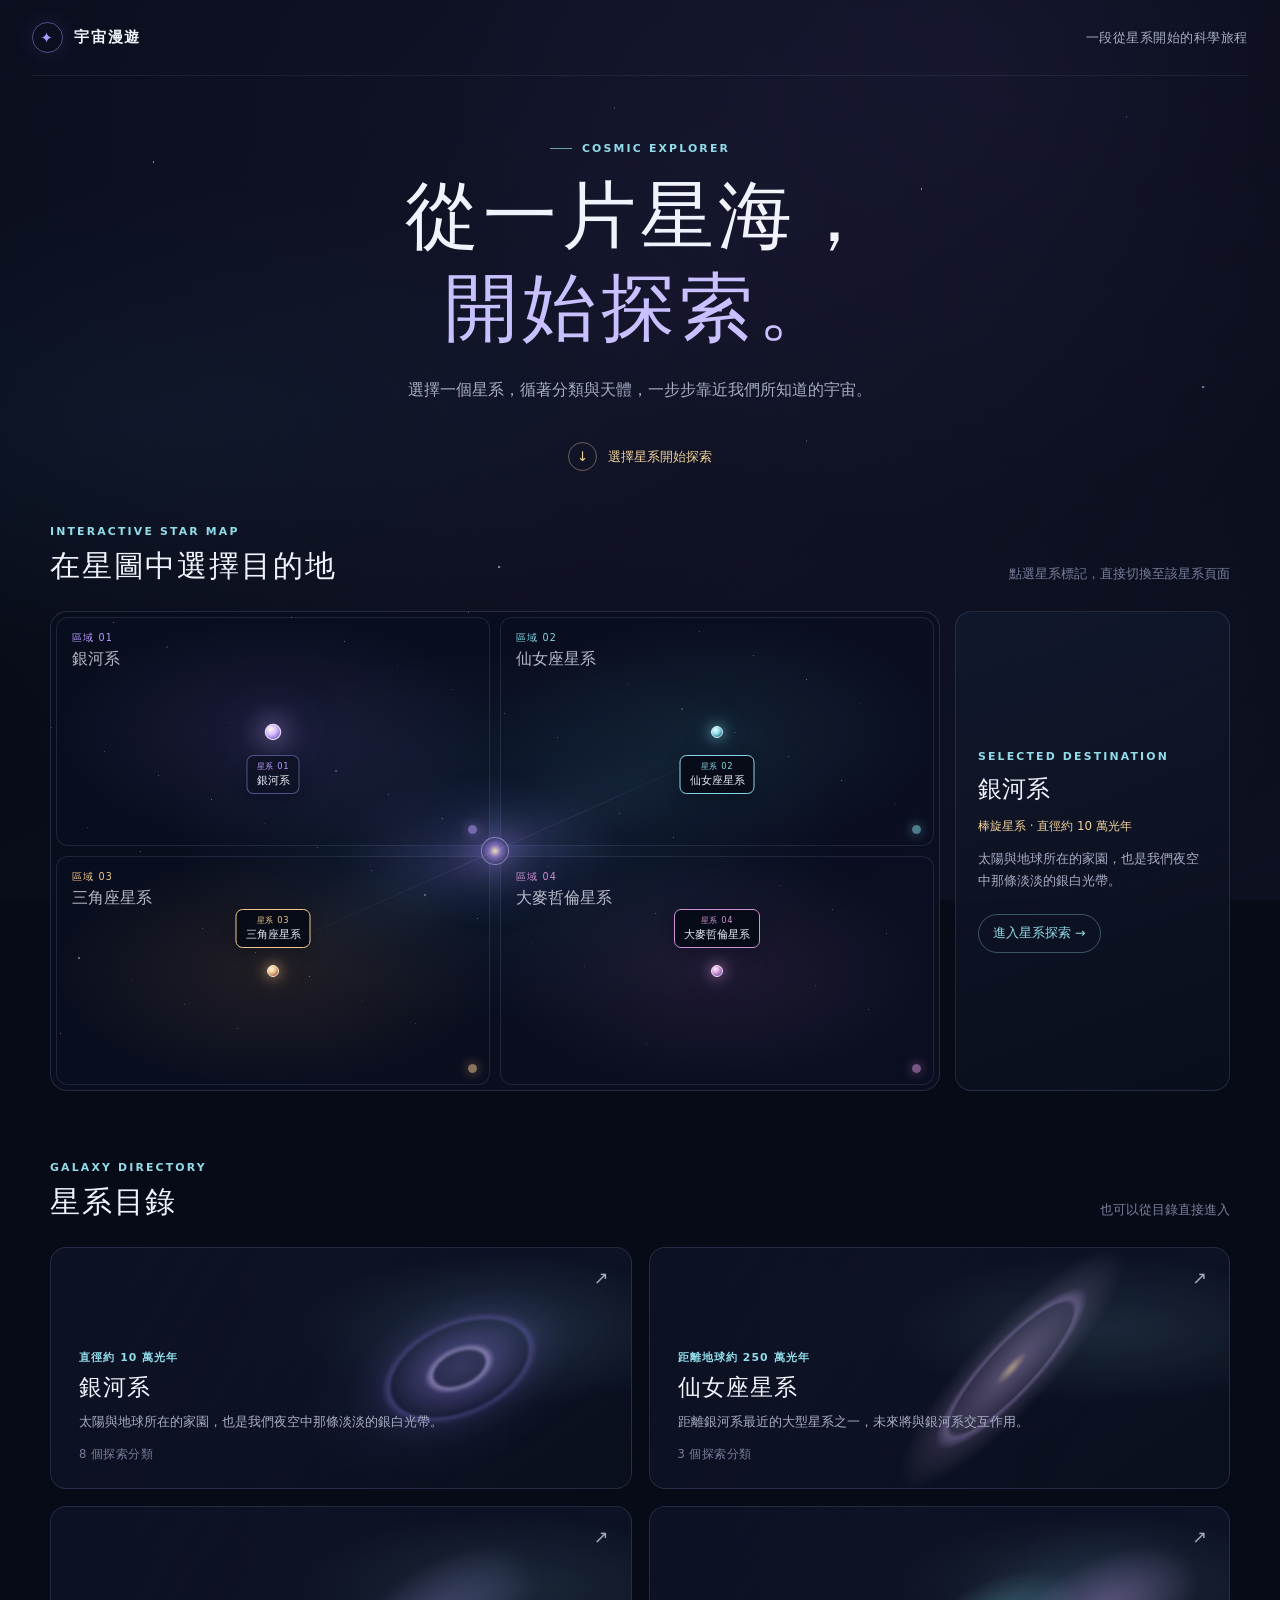
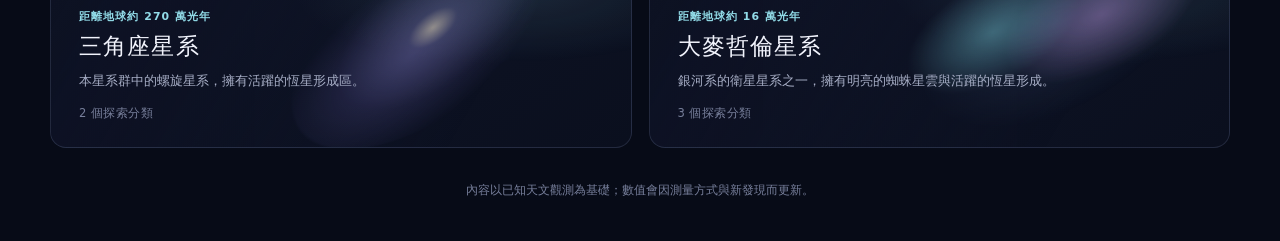
<file: index.html>
<!doctype html>
<html lang="zh-Hant">
  <head>
    <meta charset="UTF-8" />
    <meta name="viewport" content="width=device-width, initial-scale=1" />
    <meta
      name="description"
      content="從星系、天體分類到行星，一起用可靠的科學資料探索宇宙。"
    />
    <meta name="theme-color" content="#070b17" />
    <title>宇宙漫遊 — 從這裡開始探索</title>
    <link rel="stylesheet" href="styles.css" />
    <script type="module" src="script.js"></script>
  </head>
  <body>
    <div class="space-backdrop" aria-hidden="true">
      <div class="space-glow"></div>
      <div class="space-stars"></div>
    </div>

    <header class="site-header">
      <a class="brand" href="index.html" aria-label="宇宙漫遊首頁">
        <span class="brand-mark" aria-hidden="true">✦</span>
        <span>宇宙漫遊</span>
      </a>
      <span class="header-note">一段從星系開始的科學旅程</span>
    </header>

    <main class="home-main">
      <section class="home-hero" aria-labelledby="home-title">
        <p class="eyebrow"><span class="eyebrow-line"></span> COSMIC EXPLORER</p>
        <h1 id="home-title">從一片星海，<span>開始探索。</span></h1>
        <p class="hero-copy">
          選擇一個星系，循著分類與天體，一步步靠近我們所知道的宇宙。
        </p>
        <a class="start-cue" href="#galaxy-grid">
          <span class="start-cue-icon" aria-hidden="true">↓</span>
          <span>選擇星系開始探索</span>
        </a>
      </section>

      <section class="map-section" aria-labelledby="universe-map-heading">
        <div class="section-heading">
          <div>
            <p class="eyebrow">INTERACTIVE STAR MAP</p>
            <h2 id="universe-map-heading">在星圖中選擇目的地</h2>
          </div>
          <p class="section-hint">點選星系標記，直接切換至該星系頁面</p>
        </div>
        <div class="map-layout">
          <div id="universe-map" class="map-host" aria-label="可互動星系星圖"></div>
          <aside id="galaxy-focus" class="map-focus" aria-live="polite">
            <p class="eyebrow">DESTINATION PREVIEW</p>
            <h3>預覽星系</h3>
            <p>點選星系標記即可進入該星系的探索頁面。</p>
          </aside>
        </div>
      </section>

      <section class="galaxy-section" id="galaxy-grid" aria-labelledby="galaxy-heading">
        <div class="section-heading">
          <div>
            <p class="eyebrow">GALAXY DIRECTORY</p>
            <h2 id="galaxy-heading">星系目錄</h2>
          </div>
          <p class="section-hint">也可以從目錄直接進入</p>
        </div>
        <div id="galaxy-cards" class="galaxy-grid" aria-live="polite">
          <p class="loading-message">正在整理星圖…</p>
        </div>
      </section>

      <p class="home-footnote">
        內容以已知天文觀測為基礎；數值會因測量方式與新發現而更新。
      </p>
    </main>
  </body>
</html>
</file>
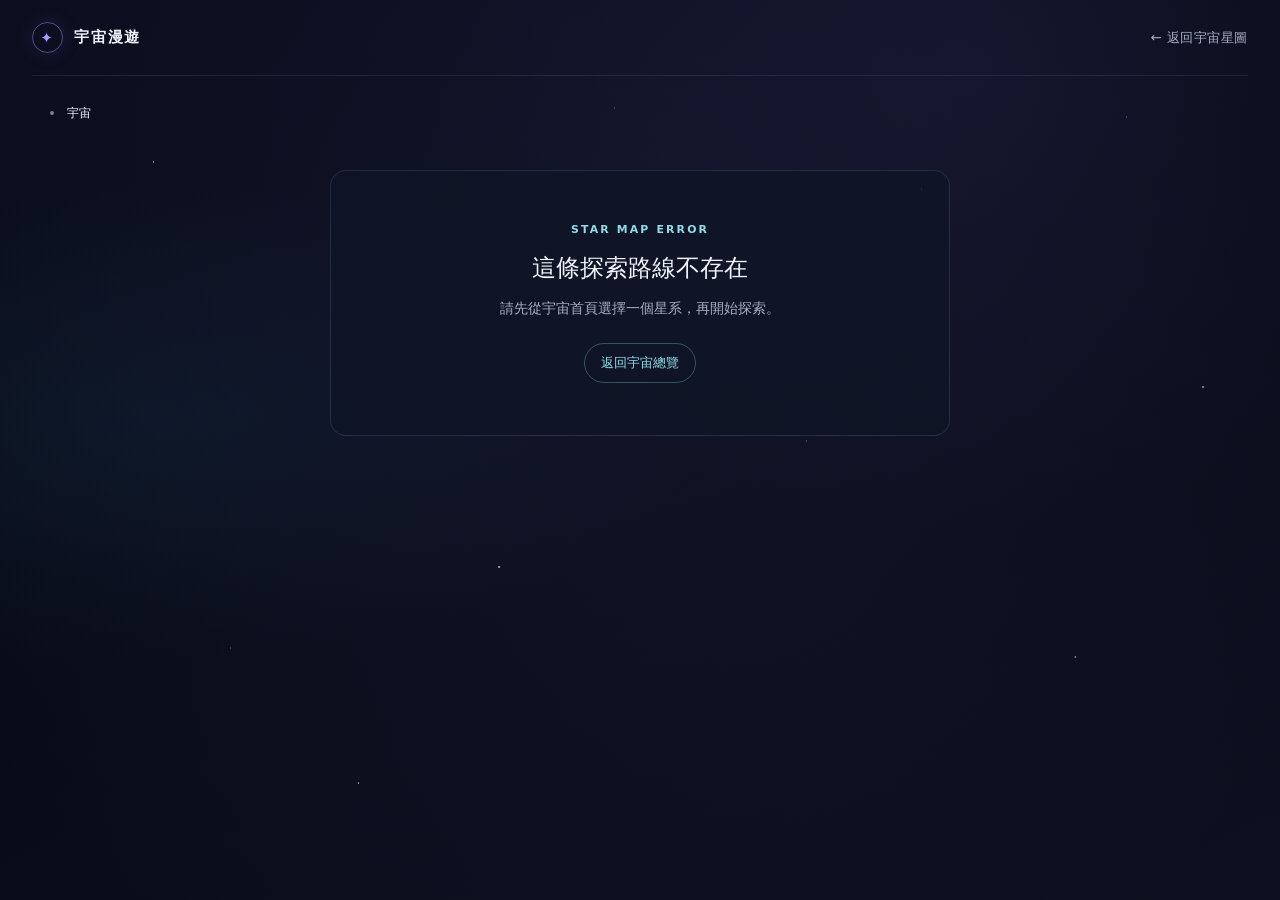
<file: body.html>
<!doctype html>
<html lang="zh-Hant">
  <head>
    <meta charset="UTF-8" />
    <meta name="viewport" content="width=device-width, initial-scale=1" />
    <meta
      name="description"
      content="探索天體的科學資料、已知與未知，以及觀測來源。"
    />
    <meta name="theme-color" content="#070b17" />
    <title>天體介紹 — 宇宙漫遊</title>
    <link rel="stylesheet" href="styles.css" />
    <script type="module" src="explorer.js"></script>
  </head>
  <body>
    <div class="space-backdrop" aria-hidden="true">
      <div class="space-glow"></div>
      <div class="space-stars"></div>
    </div>

    <header class="site-header">
      <a class="brand" href="index.html" aria-label="宇宙漫遊首頁">
        <span class="brand-mark" aria-hidden="true">✦</span>
        <span>宇宙漫遊</span>
      </a>
      <a class="header-return" href="index.html">
        <span aria-hidden="true">←</span> 返回宇宙星圖
      </a>
    </header>

    <main class="explorer-main">
      <nav class="breadcrumbs" id="breadcrumbs" aria-label="探索路徑"></nav>
      <div id="explorer-content" aria-live="polite">
        <p class="loading-message">正在載入天體資料…</p>
      </div>
    </main>
  </body>
</html>
</file>
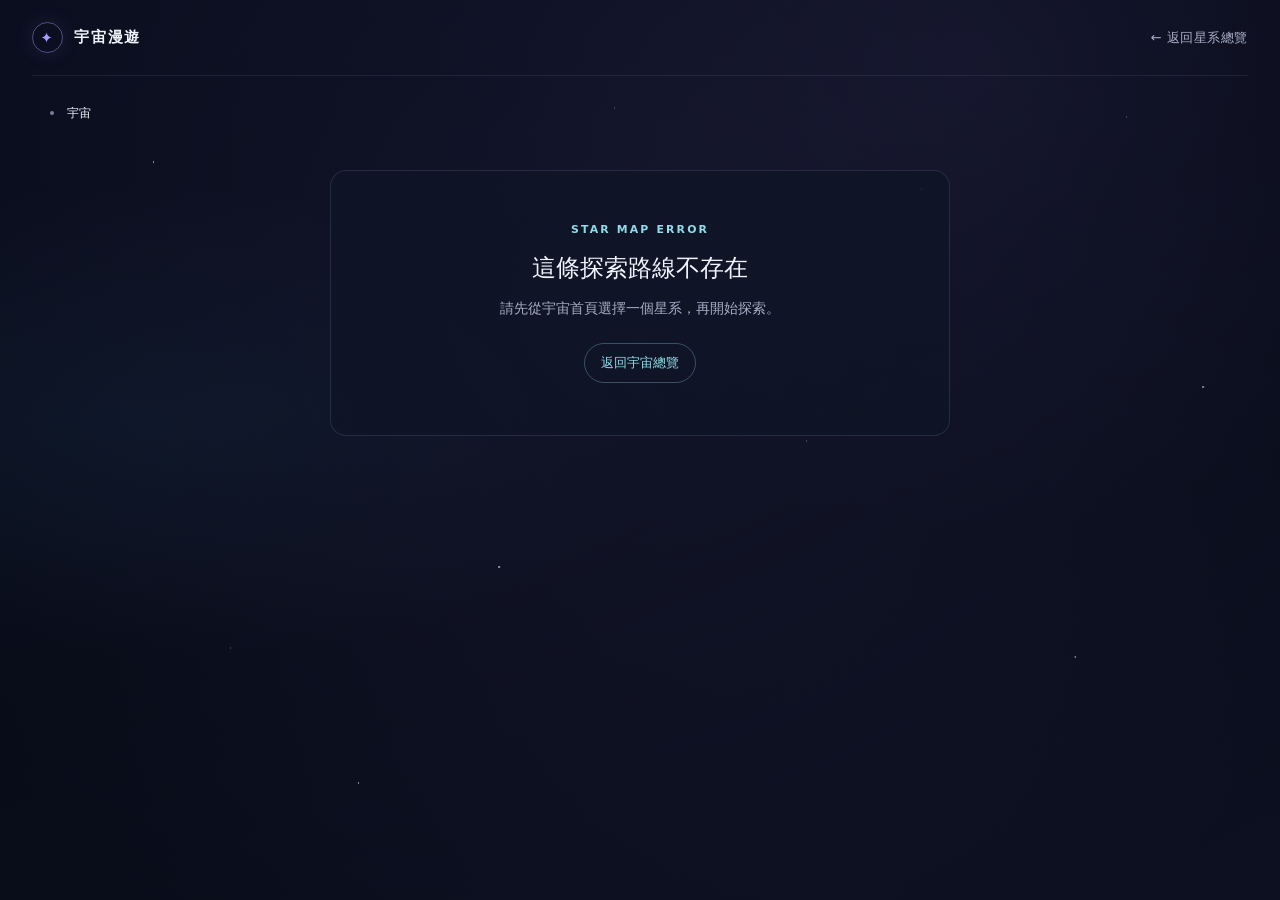
<file: explorer.html>
<!doctype html>
<html lang="zh-Hant">
  <head>
    <meta charset="UTF-8" />
    <meta name="viewport" content="width=device-width, initial-scale=1" />
    <meta
      name="description"
      content="依照星系、分類與天體逐層探索宇宙，閱讀容易理解且附有來源的科學資訊。"
    />
    <meta name="theme-color" content="#070b17" />
    <title>探索星圖 — 宇宙漫遊</title>
    <link rel="stylesheet" href="styles.css" />
    <script type="module" src="explorer.js"></script>
  </head>
  <body>
    <div class="space-backdrop" aria-hidden="true">
      <div class="space-glow"></div>
      <div class="space-stars"></div>
    </div>

    <header class="site-header">
      <a class="brand" href="index.html" aria-label="宇宙漫遊首頁">
        <span class="brand-mark" aria-hidden="true">✦</span>
        <span>宇宙漫遊</span>
      </a>
      <a class="header-return" href="index.html">
        <span aria-hidden="true">←</span> 返回星系總覽
      </a>
    </header>

    <main class="explorer-main">
      <nav class="breadcrumbs" id="breadcrumbs" aria-label="探索路徑"></nav>
      <div id="explorer-content" aria-live="polite">
        <p class="loading-message">正在載入探索資料…</p>
      </div>
    </main>
  </body>
</html>
</file>
<file: styles.css>
:root {
  color-scheme: dark;
  --space: #070b17;
  --surface: rgba(15, 21, 39, 0.82);
  --surface-raised: rgba(19, 28, 49, 0.91);
  --border: rgba(178, 193, 239, 0.14);
  --text: #f1f3fc;
  --muted: #a7aec6;
  --soft: #777f9b;
  --violet: #a99aff;
  --cyan: #92dce9;
  --gold: #f2d29a;
  --serif: Georgia, "Noto Serif TC", "Songti TC", serif;
  --sans: "Noto Sans TC", "Microsoft JhengHei", system-ui, sans-serif;
}

* {
  box-sizing: border-box;
}

html {
  min-width: 320px;
  scroll-behavior: smooth;
}

body {
  min-height: 100vh;
  margin: 0;
  overflow-x: hidden;
  background: var(--space);
  color: var(--text);
  font-family: var(--sans);
  -webkit-font-smoothing: antialiased;
}

button,
a {
  font: inherit;
}

a {
  color: inherit;
}

a:focus-visible {
  outline: 2px solid var(--cyan);
  outline-offset: 4px;
}

.space-backdrop {
  position: fixed;
  z-index: -1;
  inset: 0;
  overflow: hidden;
  pointer-events: none;
  background:
    radial-gradient(ellipse at 76% 7%, rgba(56, 48, 101, 0.19), transparent 34rem),
    radial-gradient(ellipse at 10% 47%, rgba(27, 79, 105, 0.14), transparent 36rem),
    linear-gradient(155deg, #090d1c 0%, #080b17 48%, #0c1020 100%);
  background-repeat: no-repeat;
  background-size: 100% 100%, 100% 100%, 100% 100%;
}

.space-glow {
  position: absolute;
  top: -34rem;
  left: 50%;
  width: min(105rem, 130vw);
  aspect-ratio: 1;
  transform: translateX(-50%);
  border-radius: 50%;
  background: radial-gradient(ellipse, rgba(89, 80, 153, 0.13), transparent 68%);
}

.space-stars,
.space-stars::before,
.space-stars::after {
  position: absolute;
  inset: 0;
  content: "";
  pointer-events: none;
}

.space-stars {
  opacity: 0.55;
  background-image:
    radial-gradient(1px 1px at 12% 18%, #dce8ff 55%, transparent),
    radial-gradient(1px 1px at 72% 21%, #dce8ff 55%, transparent),
    radial-gradient(1.5px 1.5px at 39% 63%, #dce8ff 55%, transparent),
    radial-gradient(1px 1px at 84% 73%, #dce8ff 55%, transparent),
    radial-gradient(1px 1px at 28% 87%, #dce8ff 55%, transparent),
    radial-gradient(1.5px 1.5px at 94% 43%, #c3ccff 55%, transparent);
}

.space-stars::before {
  opacity: 0.4;
  background-image:
    radial-gradient(1px 1px at 18% 72%, #dce8ff 55%, transparent),
    radial-gradient(1px 1px at 63% 49%, #dce8ff 55%, transparent),
    radial-gradient(1px 1px at 48% 12%, #dce8ff 55%, transparent),
    radial-gradient(1px 1px at 88% 13%, #dce8ff 55%, transparent);
}

.site-header {
  position: relative;
  z-index: 1;
  display: flex;
  align-items: center;
  justify-content: space-between;
  width: min(1320px, calc(100% - 64px));
  min-height: 76px;
  margin: 0 auto;
  border-bottom: 1px solid rgba(195, 204, 239, 0.09);
}

.brand {
  display: inline-flex;
  align-items: center;
  gap: 11px;
  text-decoration: none;
  font-size: 0.94rem;
  font-weight: 600;
  letter-spacing: 0.12em;
}

.brand-mark {
  display: grid;
  width: 31px;
  height: 31px;
  place-items: center;
  border: 1px solid rgba(169, 154, 255, 0.45);
  border-radius: 50%;
  color: var(--violet);
  box-shadow: 0 0 20px rgba(169, 154, 255, 0.12);
}

.header-note,
.header-return {
  color: var(--muted);
  font-size: 0.82rem;
  letter-spacing: 0.04em;
}

.header-return {
  text-decoration: none;
  transition: color 180ms ease;
}

.header-return:hover,
.breadcrumbs a:hover {
  color: var(--cyan);
}

.home-main,
.explorer-main {
  width: min(1180px, calc(100% - 64px));
  margin: 0 auto;
}

.home-hero {
  display: flex;
  min-height: 330px;
  flex-direction: column;
  align-items: center;
  justify-content: center;
  padding: 66px 0 54px;
  text-align: center;
}

.eyebrow {
  display: flex;
  align-items: center;
  gap: 10px;
  margin: 0 0 16px;
  color: var(--cyan);
  font-size: 0.68rem;
  font-weight: 600;
  letter-spacing: 0.2em;
  text-transform: uppercase;
}

.home-hero .eyebrow {
  justify-content: center;
}

.eyebrow-line {
  width: 22px;
  height: 1px;
  background: var(--cyan);
  opacity: 0.7;
}

.home-hero h1,
.page-title {
  margin: 0;
  font-family: var(--serif);
  font-weight: 400;
  letter-spacing: 0.06em;
}

.home-hero h1 {
  font-size: clamp(2.4rem, 6vw, 4.6rem);
  line-height: 1.25;
}

.home-hero h1 span {
  display: block;
  color: #c8c0ff;
}

.hero-copy,
.page-intro {
  color: var(--muted);
  line-height: 1.9;
}

.hero-copy {
  max-width: 560px;
  margin: 20px 0 0;
  font-size: 1rem;
}

.start-cue {
  display: inline-flex;
  align-items: center;
  gap: 11px;
  margin-top: 37px;
  color: var(--gold);
  font-size: 0.83rem;
  text-decoration: none;
  transition: color 180ms ease, transform 180ms ease;
}

.start-cue:hover {
  color: #fff0cf;
  transform: translateY(2px);
}

.start-cue-icon {
  display: grid;
  width: 29px;
  height: 29px;
  place-items: center;
  border: 1px solid rgba(242, 210, 154, 0.4);
  border-radius: 50%;
}

.galaxy-section,
.catalog-section {
  padding: 22px 0 0;
}

.section-heading {
  display: flex;
  align-items: end;
  justify-content: space-between;
  gap: 24px;
  margin-bottom: 24px;
}

.section-heading .eyebrow {
  margin-bottom: 8px;
}

.section-heading h2 {
  margin: 0;
  font-family: var(--serif);
  font-size: clamp(1.4rem, 3vw, 1.9rem);
  font-weight: 400;
  letter-spacing: 0.06em;
}

.section-hint {
  margin: 0 0 4px;
  color: var(--soft);
  font-size: 0.82rem;
}

.galaxy-grid,
.catalog-grid {
  display: grid;
  grid-template-columns: repeat(2, minmax(0, 1fr));
  gap: 17px;
}

.map-section {
  margin-bottom: 48px;
}

.map-layout {
  display: grid;
  grid-template-columns: minmax(0, 1fr) 275px;
  gap: 15px;
}

.map-host,
.exploration-map-section {
  min-width: 0;
}

.map-console {
  min-width: 0;
}

.interactive-map {
  position: relative;
  min-height: 430px;
  overflow: hidden;
  border: 1px solid rgba(164, 173, 229, 0.18);
  border-radius: 17px;
  isolation: isolate;
  background:
    radial-gradient(ellipse at 48% 50%, rgba(84, 71, 146, 0.18), transparent 25%),
    radial-gradient(ellipse at 43% 47%, rgba(42, 87, 124, 0.17), transparent 48%),
    linear-gradient(140deg, rgba(10, 15, 30, 0.96), rgba(11, 16, 33, 0.91));
}

.interactive-map::before,
.interactive-map::after {
  position: absolute;
  z-index: -1;
  top: 50%;
  left: 50%;
  width: 52%;
  height: 22%;
  content: "";
  border-radius: 50%;
  transform: translate(-50%, -50%) rotate(-24deg);
  background: radial-gradient(ellipse, rgba(167, 146, 255, 0.17), rgba(94, 146, 185, 0.08) 30%, transparent 70%);
  filter: blur(8px);
}

.interactive-map::after {
  width: 70%;
  height: 1px;
  transform: translate(-50%, -50%) rotate(-24deg);
  background: linear-gradient(90deg, transparent, rgba(190, 185, 239, 0.16), transparent);
  filter: none;
}

.map-console-universe .interactive-map {
  min-height: 480px;
  background:
    radial-gradient(ellipse at 48% 50%, rgba(109, 86, 182, 0.24), transparent 22%),
    radial-gradient(ellipse at 51% 47%, rgba(48, 115, 156, 0.19), transparent 52%),
    linear-gradient(140deg, rgba(9, 14, 29, 0.97), rgba(11, 15, 31, 0.94));
}

.map-sector {
  position: absolute;
  z-index: 0;
  display: flex;
  flex-direction: column;
  justify-content: flex-start;
  padding: 14px 15px;
  overflow: hidden;
  border: 1px solid rgba(163, 177, 229, 0.14);
  border-radius: 12px;
  background:
    radial-gradient(ellipse at 50% 50%, var(--sector-glow), transparent 72%),
    rgba(14, 20, 39, 0.23);
  pointer-events: none;
}

.map-sector::after {
  position: absolute;
  right: 12px;
  bottom: 11px;
  width: 7px;
  height: 7px;
  content: "";
  border: 1px solid var(--sector-accent);
  border-radius: 50%;
  background: var(--sector-accent);
  box-shadow: 0 0 12px var(--sector-accent);
  opacity: 0.55;
}

.map-sector-0 {
  --sector-accent: #bb9cff;
  --sector-glow: rgba(130, 102, 210, 0.14);
}

.map-sector-1 {
  --sector-accent: #83d8e6;
  --sector-glow: rgba(70, 155, 181, 0.12);
}

.map-sector-2 {
  --sector-accent: #f0c68d;
  --sector-glow: rgba(196, 139, 86, 0.12);
}

.map-sector-3 {
  --sector-accent: #cf91d5;
  --sector-glow: rgba(170, 104, 189, 0.12);
}

.map-sector-index {
  color: var(--sector-accent);
  font-size: 0.6rem;
  letter-spacing: 0.12em;
  text-transform: uppercase;
}

.map-sector-name {
  width: fit-content;
  max-width: 100%;
  margin-top: 4px;
  overflow: hidden;
  color: rgba(236, 237, 250, 0.76);
  font-family: var(--serif);
  font-size: clamp(0.82rem, 1.35vw, 1rem);
  font-weight: 400;
  text-overflow: ellipsis;
  white-space: nowrap;
}

.map-console-solar-system .interactive-map {
  min-height: 500px;
  background:
    radial-gradient(ellipse at 50% 50%, rgba(236, 166, 98, 0.15), transparent 14%),
    radial-gradient(ellipse at 50% 50%, rgba(55, 68, 122, 0.13), transparent 62%),
    linear-gradient(140deg, rgba(9, 14, 28, 0.98), rgba(11, 16, 31, 0.95));
}

.map-star {
  position: absolute;
  width: var(--star-size);
  height: var(--star-size);
  border-radius: 50%;
  background: #dce5ff;
  opacity: var(--star-opacity);
  box-shadow: 0 0 5px rgba(205, 217, 255, 0.3);
}

.map-core {
  position: absolute;
  top: 50%;
  left: 50%;
  display: grid;
  width: 28px;
  height: 28px;
  place-items: center;
  transform: translate(-50%, -50%);
  border: 1px solid rgba(215, 199, 255, 0.5);
  border-radius: 50%;
  background: radial-gradient(circle, rgba(250, 228, 191, 0.95), rgba(182, 150, 247, 0.55) 34%, rgba(109, 86, 185, 0.16) 72%, transparent);
  box-shadow: 0 0 34px rgba(188, 162, 255, 0.5), 0 0 100px rgba(133, 129, 223, 0.25);
  color: #e6dcff;
  font-size: 0.58rem;
  white-space: nowrap;
}

.map-core > span {
  position: absolute;
  top: calc(100% + 13px);
  left: 50%;
  transform: translateX(-50%);
  color: #aab2ce;
  font-size: 0.64rem;
}

.map-core-sun {
  display: none;
}

.orbit-layer {
  position: absolute;
  inset: 0;
  width: 100%;
  height: 100%;
  overflow: visible;
  pointer-events: none;
}

.orbit-line {
  fill: none;
  stroke: rgba(165, 177, 225, 0.16);
  stroke-width: 0.16;
  stroke-dasharray: 0.6 0.55;
}

.map-node {
  position: absolute;
  z-index: 2;
  display: grid;
  min-width: 32px;
  min-height: 32px;
  place-items: center;
  padding: 0;
  transform: translate(-50%, -50%);
  border: 0;
  border-radius: 50%;
  background: transparent;
  color: var(--text);
  cursor: pointer;
  text-decoration: none;
  -webkit-tap-highlight-color: transparent;
}

.map-node:focus-visible {
  outline: 2px solid var(--cyan);
  outline-offset: 4px;
}

.map-node-marker {
  position: relative;
  display: block;
  width: 12px;
  height: 12px;
  border: 1px solid rgba(245, 244, 255, 0.86);
  border-radius: 50%;
  background: radial-gradient(circle at 34% 30%, #fff8df, #d2b7ff 42%, #8273ce 76%);
  box-shadow: 0 0 12px rgba(181, 159, 255, 0.7), 0 0 27px rgba(133, 121, 218, 0.33);
  transition: transform 170ms ease, box-shadow 170ms ease;
}

.map-node[data-visual="earth"] .map-node-marker {
  background: radial-gradient(circle at 32% 28%, #d7f4ff, #4da9db 44%, #305391);
  box-shadow: 0 0 15px rgba(111, 189, 255, 0.65);
}

.map-node[data-visual="sun"] .map-node-marker {
  width: 22px;
  height: 22px;
  background: radial-gradient(circle at 35% 31%, #fff7ce, #ffca76 48%, #e87552 82%);
  box-shadow: 0 0 23px rgba(255, 193, 111, 0.85), 0 0 62px rgba(248, 152, 94, 0.35);
}

.map-node-galaxy[data-palette="0"] .map-node-marker {
  border-color: #e4d7ff;
  background: radial-gradient(circle at 34% 30%, #fff8df, #d6bcff 42%, #8a72d0 76%);
  box-shadow: 0 0 14px rgba(188, 156, 255, 0.8), 0 0 30px rgba(133, 121, 218, 0.38);
}

.map-node-galaxy[data-palette="1"] .map-node-marker {
  border-color: #d7fbff;
  background: radial-gradient(circle at 34% 30%, #efffff, #8bdde7 42%, #397f9c 76%);
  box-shadow: 0 0 14px rgba(131, 216, 230, 0.8), 0 0 30px rgba(69, 153, 182, 0.38);
}

.map-node-galaxy[data-palette="2"] .map-node-marker {
  border-color: #fff0d6;
  background: radial-gradient(circle at 34% 30%, #fff8df, #f1c48b 42%, #a66a56 76%);
  box-shadow: 0 0 14px rgba(240, 198, 141, 0.8), 0 0 30px rgba(196, 139, 86, 0.38);
}

.map-node-galaxy[data-palette="3"] .map-node-marker {
  border-color: #ffe4ff;
  background: radial-gradient(circle at 34% 30%, #fff5ff, #d79bdb 42%, #865caa 76%);
  box-shadow: 0 0 14px rgba(207, 145, 213, 0.8), 0 0 30px rgba(170, 104, 189, 0.38);
}

.map-node:hover .map-node-marker,
.map-node.is-selected .map-node-marker {
  transform: scale(1.38);
  box-shadow: 0 0 19px rgba(201, 188, 255, 0.95), 0 0 43px rgba(151, 132, 235, 0.55);
}

.map-node-label {
  position: absolute;
  top: calc(100% + 7px);
  left: 50%;
  display: flex;
  min-width: max-content;
  flex-direction: column;
  align-items: center;
  gap: 2px;
  padding: 4px 7px;
  transform: translateX(-50%);
  border: 1px solid rgba(188, 195, 232, 0.13);
  border-radius: 7px;
  background: rgba(7, 11, 23, 0.81);
  color: #e6e8f4;
  font-size: 0.68rem;
  line-height: 1.3;
  pointer-events: none;
  transition: border-color 170ms ease, background 170ms ease;
}

.map-node-label strong {
  font-weight: 500;
}

.map-node-label .map-node-kicker {
  color: var(--sector-accent, var(--gold));
  font-size: 0.52rem;
  letter-spacing: 0.08em;
}

.map-console-universe .map-node-label {
  min-width: 0;
  padding: 5px 9px;
  border-color: var(--sector-accent);
  background: rgba(7, 11, 23, 0.94);
  box-shadow: 0 4px 16px rgba(0, 0, 0, 0.2);
}

.map-console-universe .map-node[data-palette="0"] {
  --sector-accent: #bb9cff;
}

.map-console-universe .map-node[data-palette="1"] {
  --sector-accent: #83d8e6;
}

.map-console-universe .map-node[data-palette="2"] {
  --sector-accent: #f0c68d;
}

.map-console-universe .map-node[data-palette="3"] {
  --sector-accent: #cf91d5;
}

.map-console-universe .map-node-label strong {
  white-space: nowrap;
}

.map-node-label small {
  color: var(--soft);
  font-size: 0.57rem;
}

.map-node:hover .map-node-label,
.map-node.is-selected .map-node-label {
  border-color: rgba(169, 154, 255, 0.45);
  background: rgba(15, 19, 38, 0.96);
}

.map-node.label-above .map-node-label {
  top: auto;
  bottom: calc(100% + 7px);
}

.map-caption {
  margin: 10px 0 0;
  color: var(--soft);
  font-size: 0.7rem;
  line-height: 1.7;
  text-align: right;
}

.map-focus {
  display: flex;
  min-height: 100%;
  flex-direction: column;
  align-items: flex-start;
  justify-content: center;
  padding: 25px 22px;
  border: 1px solid var(--border);
  border-radius: 16px;
  background: linear-gradient(160deg, rgba(18, 24, 44, 0.94), rgba(11, 15, 29, 0.89));
}

.map-focus .eyebrow {
  margin-bottom: 10px;
}

.map-focus h3 {
  margin: 0;
  font-family: var(--serif);
  font-size: 1.5rem;
  font-weight: 400;
}

.map-focus p:not(.eyebrow) {
  margin: 11px 0 0;
  color: var(--muted);
  font-size: 0.81rem;
  line-height: 1.75;
}

.map-focus .focus-type {
  color: var(--gold) !important;
  font-size: 0.74rem !important;
}

.focus-action {
  display: inline-flex;
  margin-top: 21px;
  padding: 10px 14px;
  border: 1px solid rgba(146, 220, 233, 0.34);
  border-radius: 999px;
  color: var(--cyan);
  font-size: 0.79rem;
  text-decoration: none;
  transition: background 180ms ease, border-color 180ms ease;
}

.focus-action:hover {
  border-color: rgba(146, 220, 233, 0.6);
  background: rgba(146, 220, 233, 0.08);
}

.galaxy-card,
.catalog-card,
.body-card {
  position: relative;
  display: flex;
  min-width: 0;
  overflow: hidden;
  border: 1px solid var(--border);
  border-radius: 16px;
  background: linear-gradient(145deg, rgba(19, 26, 47, 0.88), rgba(11, 16, 31, 0.93));
  text-decoration: none;
  isolation: isolate;
  transition: border-color 220ms ease, transform 220ms ease, box-shadow 220ms ease;
}

.galaxy-card {
  min-height: 242px;
  align-items: end;
  padding: 26px 28px;
}

.galaxy-card:hover,
.catalog-card:hover,
.body-card:hover {
  transform: translateY(-4px);
  border-color: rgba(169, 154, 255, 0.42);
  box-shadow: 0 20px 60px rgba(0, 0, 0, 0.24), 0 0 32px rgba(117, 111, 198, 0.08);
}

.galaxy-art {
  position: absolute;
  z-index: -1;
  inset: 0;
  overflow: hidden;
  opacity: 0.88;
  background:
    radial-gradient(ellipse at 80% 34%, rgba(146, 220, 233, 0.13), transparent 34%),
    linear-gradient(120deg, rgba(13, 17, 34, 0.88), transparent 75%);
}

.galaxy-art::before,
.galaxy-artwork::before {
  position: absolute;
  top: 4%;
  right: -3%;
  width: 65%;
  height: 92%;
  content: "";
  border-radius: 50%;
  transform: rotate(-24deg);
  background:
    radial-gradient(ellipse at center, transparent 10%, rgba(205, 190, 255, 0.65) 11%, rgba(143, 126, 238, 0.18) 14%, transparent 28%),
    radial-gradient(ellipse at center, transparent 27%, rgba(143, 126, 238, 0.38) 28%, rgba(96, 93, 171, 0.12) 31%, transparent 45%),
    radial-gradient(ellipse at center, rgba(167, 146, 255, 0.27), rgba(59, 71, 135, 0.1) 35%, transparent 64%);
  filter: blur(1px);
}

.galaxy-art[data-visual="andromeda"]::before,
.galaxy-artwork[data-visual="andromeda"]::before {
  right: 0;
  width: 75%;
  transform: rotate(-47deg) scaleY(0.5);
  background:
    radial-gradient(ellipse, rgba(249, 218, 180, 0.75) 0%, rgba(171, 146, 198, 0.48) 7%, transparent 52%),
    radial-gradient(ellipse at center, transparent 28%, rgba(173, 151, 218, 0.4) 30%, transparent 35%);
}

.galaxy-art[data-visual="triangulum"]::before,
.galaxy-artwork[data-visual="triangulum"]::before {
  right: 5%;
  width: 58%;
  transform: rotate(-38deg) scaleY(0.74);
  background:
    radial-gradient(ellipse, rgba(224, 214, 188, 0.66), rgba(144, 150, 195, 0.2) 12%, transparent 48%),
    radial-gradient(ellipse at 40% 55%, rgba(142, 128, 233, 0.32), transparent 55%);
}

.galaxy-art[data-visual="magellanic-cloud"]::before,
.galaxy-artwork[data-visual="magellanic-cloud"]::before {
  top: 10%;
  right: 2%;
  width: 56%;
  height: 78%;
  transform: rotate(-28deg);
  background:
    radial-gradient(ellipse at 32% 38%, rgba(125, 219, 228, 0.44), transparent 30%),
    radial-gradient(ellipse at 64% 57%, rgba(195, 148, 225, 0.45), transparent 36%),
    radial-gradient(ellipse at center, rgba(106, 143, 193, 0.2), transparent 65%);
}

.galaxy-card-content,
.catalog-card-content {
  display: flex;
  max-width: 78%;
  flex-direction: column;
  align-items: flex-start;
}

.card-overline {
  color: var(--cyan);
  font-size: 0.68rem;
  font-weight: 600;
  letter-spacing: 0.1em;
}

.galaxy-card-title,
.catalog-card-title,
.body-card-title {
  display: block;
  margin-top: 7px;
  font-family: var(--serif);
  font-size: 1.45rem;
  letter-spacing: 0.05em;
}

.galaxy-card-summary,
.catalog-card-summary,
.body-card-summary {
  display: block;
  margin-top: 8px;
  color: var(--muted);
  font-size: 0.84rem;
  line-height: 1.65;
}

.card-footer {
  display: block;
  margin-top: 14px;
  color: var(--soft);
  font-size: 0.72rem;
  letter-spacing: 0.04em;
}

.card-arrow {
  position: absolute;
  top: 20px;
  right: 22px;
  color: rgba(225, 226, 249, 0.73);
  font-size: 1.1rem;
  transition: transform 180ms ease, color 180ms ease;
}

.galaxy-card:hover .card-arrow,
.catalog-card:hover .card-arrow,
.body-card:hover .card-arrow {
  transform: translate(2px, -2px);
  color: var(--gold);
}

.home-footnote {
  margin: 33px 0 40px;
  color: var(--soft);
  font-size: 0.72rem;
  line-height: 1.7;
  text-align: center;
}

.loading-message,
.error-message {
  grid-column: 1 / -1;
  margin: 16px 0;
  color: var(--muted);
}

.error-message {
  color: #f0aaa7;
}

.explorer-main {
  padding-top: 29px;
  padding-bottom: 72px;
}

.breadcrumbs {
  margin-bottom: 31px;
}

.breadcrumbs ol {
  display: flex;
  flex-wrap: wrap;
  align-items: center;
  gap: 8px;
  margin: 0;
  padding: 0;
  list-style: none;
}

.breadcrumbs li {
  color: var(--soft);
  font-size: 0.78rem;
}

.breadcrumbs li + li::before {
  margin-right: 8px;
  color: #555d78;
  content: "/";
}

.breadcrumbs a {
  color: var(--muted);
  text-decoration: none;
}

.breadcrumb-current {
  color: var(--text);
}

.galaxy-overview {
  position: relative;
  display: grid;
  min-height: 320px;
  grid-template-columns: minmax(0, 1fr) minmax(0, 1.08fr);
  align-items: center;
  gap: 34px;
  overflow: hidden;
  padding: 32px 38px;
  border: 1px solid var(--border);
  border-radius: 18px;
  background: linear-gradient(110deg, rgba(16, 22, 41, 0.97), rgba(13, 17, 33, 0.77));
}

.galaxy-artwork {
  position: absolute;
  inset: 0;
  overflow: hidden;
  pointer-events: none;
  opacity: 0.78;
  mask-image: linear-gradient(90deg, black 0%, black 47%, transparent 75%);
}

.galaxy-artwork::before {
  top: -8%;
  right: 5%;
  width: 52%;
  height: 115%;
}

.galaxy-overview-copy {
  position: relative;
  z-index: 1;
  grid-column: 2;
  max-width: 560px;
}

.page-title {
  font-size: clamp(2rem, 4.4vw, 3rem);
  line-height: 1.35;
}

.page-intro {
  max-width: 680px;
  margin: 14px 0 0;
  font-size: 0.93rem;
}

.distance-note {
  display: inline-flex;
  flex-direction: column;
  gap: 5px;
  margin: 22px 0 0;
  padding: 10px 15px;
  border-left: 1px solid rgba(242, 210, 154, 0.66);
  background: rgba(255, 255, 255, 0.025);
}

.distance-note span {
  color: var(--soft);
  font-size: 0.68rem;
}

.distance-note strong {
  color: var(--gold);
  font-size: 0.84rem;
  font-weight: 500;
}

.catalog-section {
  margin-top: 43px;
}

.exploration-map-section {
  margin: 30px 0 42px;
}

.exploration-map-section .section-heading {
  margin-bottom: 15px;
}

.map-console-galaxy .interactive-map {
  min-height: 440px;
}

.map-console-catalog .interactive-map {
  min-height: 420px;
}

.map-console-catalog.is-dense .interactive-map {
  display: grid;
  grid-template-columns: repeat(auto-fit, minmax(100px, 1fr));
  align-content: center;
  gap: 12px 8px;
  min-height: 0;
  padding: 28px 18px;
}

.map-console-catalog.is-dense .map-node {
  position: relative;
  top: auto;
  left: auto;
  display: flex;
  min-width: 0;
  min-height: 68px;
  flex-direction: column;
  gap: 7px;
  transform: none;
}

.map-console-catalog.is-dense .map-node-label {
  position: static;
  min-width: 0;
  max-width: 100%;
  padding: 0;
  transform: none;
  border: 0;
  background: transparent;
  text-align: center;
}

.map-console-catalog.is-dense .map-node-label small {
  display: none;
}

.catalog-card {
  min-height: 208px;
  align-items: end;
  padding: 23px 24px;
}

.catalog-card-content {
  position: relative;
  z-index: 1;
}

.catalog-art {
  position: absolute;
  z-index: -1;
  top: 0;
  right: 0;
  width: 56%;
  height: 100%;
  opacity: 0.7;
  background: radial-gradient(ellipse at 70% 20%, rgba(135, 115, 224, 0.19), transparent 67%);
}

.catalog-art::before,
.body-card-art::before,
.detail-art::before {
  position: absolute;
  top: 18%;
  right: 12%;
  width: 94px;
  aspect-ratio: 1;
  content: "";
  border: 1px solid rgba(209, 213, 244, 0.28);
  border-radius: 50%;
  background: radial-gradient(circle at 34% 30%, #e8e5fd, #8584b5 16%, #333b65 55%, #12172d 76%);
  box-shadow: 0 0 45px rgba(138, 126, 220, 0.18);
}

.catalog-art[data-visual="solar-system"]::before {
  top: 24%;
  right: 11%;
  width: 82px;
  background: radial-gradient(circle at 34% 30%, #fff0bd, #f8b96d 35%, #9d5b72 72%, #332d55);
  box-shadow: 0 0 40px rgba(242, 177, 115, 0.23);
}

.catalog-art[data-visual="nebula"]::before {
  width: 145px;
  height: 86px;
  border: 0;
  border-radius: 50%;
  background:
    radial-gradient(ellipse at 34% 49%, rgba(255, 195, 184, 0.84), transparent 29%),
    radial-gradient(ellipse at 62% 40%, rgba(157, 125, 221, 0.8), transparent 42%),
    radial-gradient(ellipse at 55% 60%, rgba(66, 157, 188, 0.55), transparent 55%);
  filter: blur(5px);
}

.catalog-art[data-visual="stars"]::before,
.catalog-art[data-visual="clusters"]::before {
  border: 0;
  background:
    radial-gradient(2px 2px at 20% 28%, #fff 60%, transparent),
    radial-gradient(3px 3px at 62% 43%, #f8dbbd 60%, transparent),
    radial-gradient(2px 2px at 83% 19%, #d3deff 60%, transparent),
    radial-gradient(2px 2px at 43% 79%, #fff 60%, transparent),
    radial-gradient(1.5px 1.5px at 74% 77%, #d3deff 60%, transparent);
  box-shadow: 0 0 45px rgba(185, 176, 255, 0.18);
}

.catalog-art[data-visual="black-hole"]::before {
  width: 104px;
  border: 0;
  background:
    radial-gradient(ellipse at center, #05050c 27%, transparent 30%),
    conic-gradient(from 25deg, transparent, rgba(244, 180, 121, 0.85), rgba(160, 115, 232, 0.58), transparent 66%);
  filter: drop-shadow(0 0 22px rgba(197, 138, 229, 0.25));
}

.catalog-art[data-visual="dwarf-planets"]::before {
  width: 108px;
  background:
    radial-gradient(circle at 30% 31%, #f1e7d4, #c99f8c 34%, #64556b 68%, #25243d);
  box-shadow: 0 0 40px rgba(196, 160, 194, 0.22);
}

.catalog-art[data-visual="exoplanets"]::before {
  width: 138px;
  height: 110px;
  border: 0;
  background:
    radial-gradient(circle at 50% 50%, #fff0c1 0 6%, rgba(245, 181, 111, 0.8) 7% 9%, transparent 10%),
    radial-gradient(ellipse at 50% 50%, transparent 24%, rgba(144, 185, 231, 0.5) 25% 26%, transparent 27%),
    radial-gradient(ellipse at 50% 50%, transparent 41%, rgba(177, 154, 240, 0.4) 42% 43%, transparent 44%);
  box-shadow: none;
}

.body-grid {
  display: grid;
  grid-template-columns: repeat(3, minmax(0, 1fr));
  gap: 14px;
}

.body-card {
  min-height: 122px;
  align-items: center;
  gap: 15px;
  padding: 17px;
}

.body-card-art {
  position: relative;
  display: grid;
  width: 64px;
  min-width: 64px;
  height: 64px;
  place-items: center;
  overflow: hidden;
  border-radius: 50%;
  background: radial-gradient(circle, rgba(110, 108, 167, 0.12), transparent 70%);
}

.body-card-art::before {
  top: 50%;
  right: auto;
  width: 42px;
  transform: translateY(-50%);
}

.body-card-content {
  display: block;
  min-width: 0;
}

.body-card-title {
  margin-top: 4px;
  font-size: 1.1rem;
}

.body-card-summary {
  display: -webkit-box;
  overflow: hidden;
  margin-top: 5px;
  -webkit-box-orient: vertical;
  -webkit-line-clamp: 2;
}

.body-card .card-arrow {
  top: 13px;
  right: 14px;
  font-size: 0.9rem;
}

.empty-state,
.error-state {
  padding: 52px 24px;
  border: 1px solid var(--border);
  border-radius: 16px;
  background: var(--surface);
  text-align: center;
}

.empty-orbit {
  display: inline-block;
  margin-bottom: 13px;
  color: var(--violet);
  font-size: 2.4rem;
}

.empty-state h2,
.error-state h1 {
  margin: 0;
  font-family: var(--serif);
  font-size: 1.5rem;
  font-weight: 400;
}

.empty-state p,
.error-state > p:not(.eyebrow) {
  max-width: 520px;
  margin: 12px auto 0;
  color: var(--muted);
  font-size: 0.88rem;
  line-height: 1.8;
}

.explorer-heading {
  display: flex;
  align-items: end;
  justify-content: space-between;
  gap: 20px;
  margin-bottom: 26px;
}

.explorer-heading .eyebrow {
  margin-bottom: 9px;
}

.explorer-heading .page-intro {
  max-width: 730px;
}

.back-link {
  display: inline-flex;
  flex-shrink: 0;
  align-items: center;
  gap: 7px;
  padding: 9px 13px;
  border: 1px solid var(--border);
  border-radius: 999px;
  color: var(--muted);
  font-size: 0.78rem;
  text-decoration: none;
  transition: border-color 180ms ease, color 180ms ease;
}

.back-link:hover {
  border-color: rgba(146, 220, 233, 0.48);
  color: var(--cyan);
}

.body-detail {
  display: grid;
  grid-template-columns: minmax(220px, 0.7fr) minmax(0, 1.3fr);
  align-items: center;
  gap: 38px;
  margin-top: 34px;
  padding: 32px;
  border: 1px solid var(--border);
  border-radius: 18px;
  background: linear-gradient(135deg, rgba(20, 27, 48, 0.84), rgba(12, 17, 32, 0.86));
}

.detail-art {
  position: relative;
  display: grid;
  min-height: 250px;
  place-items: center;
  overflow: hidden;
  border-radius: 14px;
  background:
    radial-gradient(ellipse at center, rgba(106, 108, 179, 0.15), transparent 62%),
    radial-gradient(1px 1px at 26% 25%, #dce8ff 55%, transparent),
    radial-gradient(1px 1px at 76% 68%, #dce8ff 55%, transparent);
}

.detail-art::before {
  top: 50%;
  right: auto;
  width: 148px;
  transform: translateY(-50%);
}

.detail-art[data-visual="sun"]::before,
.body-card-art[data-visual="sun"]::before {
  border: 0;
  background: radial-gradient(circle at 35% 33%, #fff6cf 0%, #ffd27b 30%, #ef885d 64%, #84384e 100%);
  box-shadow: 0 0 68px rgba(245, 160, 93, 0.43);
}

.detail-art[data-visual="mercury"]::before,
.body-card-art[data-visual="mercury"]::before {
  background: radial-gradient(circle at 34% 29%, #d8d1c7, #8b8b92 32%, #434758 73%, #1a2036);
}

.detail-art[data-visual="venus"]::before,
.body-card-art[data-visual="venus"]::before {
  background: radial-gradient(circle at 32% 27%, #ffebbf, #d89c64 39%, #8c4f54 76%, #35243e);
  box-shadow: 0 0 37px rgba(225, 152, 100, 0.22);
}

.detail-art[data-visual="earth"]::before,
.body-card-art[data-visual="earth"]::before {
  background:
    radial-gradient(ellipse at 56% 45%, transparent 0 24%, rgba(114, 166, 112, 0.9) 26% 34%, transparent 36%),
    radial-gradient(circle at 34% 28%, #b6ecff, #398bc5 38%, #174677 72%, #10172f);
  box-shadow: 0 0 46px rgba(68, 160, 222, 0.35);
}

.detail-art[data-visual="mars"]::before,
.body-card-art[data-visual="mars"]::before {
  background: radial-gradient(circle at 34% 30%, #ffc18d, #d16647 38%, #813d3d 72%, #2b263c);
}

.detail-art[data-visual="jupiter"]::before,
.body-card-art[data-visual="jupiter"]::before {
  background:
    radial-gradient(ellipse at 68% 58%, #9f4937 0 6%, transparent 7%),
    repeating-linear-gradient(0deg, #d9b78c 0 11%, #9d6d5f 13% 19%, #e2c99e 21% 30%, #746477 31% 34%);
}

.detail-art[data-visual="saturn"]::before,
.body-card-art[data-visual="saturn"]::before {
  border: 9px solid rgba(226, 198, 149, 0.6);
  background: repeating-linear-gradient(0deg, #c5a77c 0 14%, #a87963 17% 26%, #e3cda9 28% 40%);
  box-shadow: 0 0 0 4px rgba(186, 152, 116, 0.15), 0 0 32px rgba(230, 193, 137, 0.17);
}

.detail-art[data-visual="uranus"]::before,
.body-card-art[data-visual="uranus"]::before {
  background: radial-gradient(circle at 34% 28%, #d4fffc, #6bbac4 38%, #3b7d94 73%, #1a2c4b);
}

.detail-art[data-visual="neptune"]::before,
.body-card-art[data-visual="neptune"]::before {
  background:
    radial-gradient(ellipse at 62% 62%, #183f8e 0 8%, transparent 12%),
    radial-gradient(circle at 35% 29%, #9bbdff, #3e6ddd 42%, #1b367f 76%, #141b48);
}

.detail-art[data-visual="black-hole"]::before,
.body-card-art[data-visual="black-hole"]::before {
  border: 0;
  background:
    radial-gradient(ellipse at center, #03040a 23%, transparent 26%),
    conic-gradient(from 60deg, transparent, #efd29d, #9377d9, transparent 69%);
  box-shadow: 0 0 50px rgba(182, 136, 227, 0.24);
}

.detail-art[data-visual="orion"]::before,
.body-card-art[data-visual="orion"]::before {
  width: 180px;
  height: 125px;
  border: 0;
  border-radius: 46%;
  background:
    radial-gradient(ellipse at 40% 47%, rgba(244, 199, 183, 0.93), transparent 29%),
    radial-gradient(ellipse at 65% 40%, rgba(161, 133, 225, 0.83), transparent 46%),
    radial-gradient(ellipse at 48% 64%, rgba(83, 169, 190, 0.55), transparent 57%);
  filter: blur(7px);
}

.detail-art[data-visual="pleiades"]::before,
.body-card-art[data-visual="pleiades"]::before {
  border: 0;
  background:
    radial-gradient(2px 2px at 24% 26%, #fff 60%, transparent),
    radial-gradient(3px 3px at 66% 40%, #fff1d2 60%, transparent),
    radial-gradient(2px 2px at 78% 72%, #d7ddff 60%, transparent),
    radial-gradient(1.5px 1.5px at 39% 78%, #fff 60%, transparent),
    radial-gradient(2px 2px at 55% 15%, #d7ddff 60%, transparent),
    radial-gradient(circle, rgba(151, 142, 227, 0.22), transparent 68%);
  box-shadow: none;
}

.detail-art[data-visual="proxima"]::before,
.body-card-art[data-visual="proxima"]::before {
  background: radial-gradient(circle at 35% 28%, #ffdfb4, #d76d52 44%, #743554 78%, #241e3e);
  box-shadow: 0 0 38px rgba(219, 119, 89, 0.23);
}

.detail-art[data-visual="ceres"]::before,
.body-card-art[data-visual="ceres"]::before {
  background: radial-gradient(circle at 31% 29%, #e8dfd3, #a89d92 42%, #555363 76%, #28273b);
}

.detail-art[data-visual="pluto"]::before,
.body-card-art[data-visual="pluto"]::before {
  background:
    radial-gradient(ellipse at 58% 47%, rgba(243, 211, 176, 0.92) 0 21%, transparent 23%),
    radial-gradient(circle at 34% 29%, #e5c4a4, #b47d72 43%, #65506a 76%, #27263d);
}

.detail-art[data-visual="haumea"]::before,
.body-card-art[data-visual="haumea"]::before {
  width: 170px;
  height: 100px;
  border-radius: 50%;
  transform: translateY(-50%) rotate(-24deg);
  background: radial-gradient(ellipse, #f3eadc 0%, #c5b9b1 41%, #716b83 76%, #292b46);
}

.detail-art[data-visual="makemake"]::before,
.body-card-art[data-visual="makemake"]::before {
  background: radial-gradient(circle at 33% 29%, #e8c3a1, #a86e67 42%, #61415f 75%, #28243e);
}

.detail-art[data-visual="eris"]::before,
.body-card-art[data-visual="eris"]::before {
  background: radial-gradient(circle at 33% 29%, #f2efeb, #aaaab5 42%, #62657d 75%, #282b43);
}

.detail-art[data-visual="exoplanet-rocky"]::before,
.body-card-art[data-visual="exoplanet-rocky"]::before {
  background: radial-gradient(circle at 32% 28%, #f0c49d, #b77975 40%, #59446f 74%, #20223d);
  box-shadow: 0 0 40px rgba(183, 121, 169, 0.2);
}

.detail-art[data-visual="sirius"]::before {
  background: radial-gradient(circle at 38% 30%, #fff, #b5d5ff 50%, #6477c5 100%);
  box-shadow: 0 0 60px rgba(174, 202, 255, 0.45);
}

.body-detail-copy h2 {
  margin: 0;
  font-family: var(--serif);
  font-size: 2rem;
  font-weight: 400;
}

.body-detail-copy .eyebrow {
  margin-bottom: 8px;
}

.detail-description {
  margin: 12px 0 0;
  color: var(--muted);
  font-size: 0.9rem;
  line-height: 1.9;
}

.facts-grid {
  display: grid;
  grid-template-columns: repeat(3, minmax(0, 1fr));
  gap: 10px;
  margin: 14px 0 0;
}

.fact-item {
  min-width: 0;
  padding: 16px;
  border: 1px solid var(--border);
  border-radius: 12px;
  background: rgba(16, 22, 40, 0.76);
}

.fact-item dt {
  margin-bottom: 7px;
  color: var(--soft);
  font-size: 0.72rem;
}

.fact-item dd {
  margin: 0;
  color: #e8e9f4;
  font-size: 0.83rem;
  line-height: 1.65;
  overflow-wrap: anywhere;
}

.knowledge-grid {
  display: grid;
  grid-template-columns: repeat(auto-fit, minmax(min(100%, 260px), 1fr));
  gap: 12px;
  margin-top: 13px;
}

.knowledge-section {
  padding: 20px;
  border: 1px solid var(--border);
  border-radius: 13px;
  background: var(--surface);
}

.knowledge-heading {
  display: flex;
  align-items: center;
  gap: 10px;
}

.knowledge-heading h2 {
  margin: 0;
  font-size: 0.95rem;
  font-weight: 500;
}

.knowledge-label {
  padding: 4px 8px;
  border: 1px solid rgba(146, 220, 233, 0.24);
  border-radius: 999px;
  color: var(--cyan);
  font-size: 0.64rem;
  white-space: nowrap;
}

.knowledge-label.unknown {
  border-color: rgba(242, 210, 154, 0.24);
  color: var(--gold);
}

.knowledge-label.inferred {
  border-color: rgba(169, 154, 255, 0.3);
  color: var(--violet);
}

.knowledge-label.fun-fact {
  border-color: rgba(242, 210, 154, 0.24);
  color: var(--gold);
}

.knowledge-list {
  display: grid;
  gap: 8px;
  margin: 13px 0 0;
  padding-left: 18px;
  color: var(--muted);
  font-size: 0.81rem;
  line-height: 1.75;
}

.knowledge-list li::marker {
  color: var(--violet);
}

.source-note {
  margin: 21px 0 0;
  color: var(--soft);
  font-size: 0.74rem;
  line-height: 1.8;
}

.source-link {
  color: var(--cyan);
  text-decoration-color: rgba(146, 220, 233, 0.35);
  text-underline-offset: 3px;
}

.source-link:hover {
  text-decoration-color: currentColor;
}

.error-state {
  max-width: 620px;
  margin: 48px auto;
}

.error-state .eyebrow {
  justify-content: center;
}

.button-link {
  display: inline-flex;
  margin-top: 22px;
  padding: 10px 16px;
  border: 1px solid rgba(146, 220, 233, 0.3);
  border-radius: 999px;
  color: var(--cyan);
  font-size: 0.82rem;
  text-decoration: none;
}

.button-link:hover {
  background: rgba(146, 220, 233, 0.08);
}

@media (max-width: 820px) {
  .site-header,
  .home-main,
  .explorer-main {
    width: min(100% - 40px, 680px);
  }

  .home-hero {
    min-height: 300px;
  }

  .galaxy-card {
    min-height: 225px;
    padding: 22px;
  }

  .galaxy-card-content {
    max-width: 86%;
  }

  .catalog-grid {
    grid-template-columns: repeat(2, minmax(0, 1fr));
  }

  .map-layout {
    grid-template-columns: 1fr;
  }

  .map-focus {
    min-height: 0;
  }

  .body-grid {
    grid-template-columns: repeat(2, minmax(0, 1fr));
  }

  .galaxy-overview {
    min-height: 290px;
    padding: 28px;
  }

  .body-detail {
    grid-template-columns: minmax(180px, 0.75fr) minmax(0, 1.25fr);
    gap: 24px;
    padding: 24px;
  }

  .detail-art {
    min-height: 215px;
  }

  .facts-grid {
    grid-template-columns: repeat(2, minmax(0, 1fr));
  }
}

@media (max-width: 560px) {
  .site-header,
  .home-main,
  .explorer-main {
    width: calc(100% - 32px);
  }

  .site-header {
    min-height: 65px;
  }

  .brand {
    gap: 8px;
    font-size: 0.83rem;
  }

  .header-note {
    max-width: 48%;
    font-size: 0.68rem;
    text-align: right;
  }

  .header-return {
    font-size: 0.72rem;
  }

  .home-hero {
    min-height: 270px;
    padding: 50px 0 39px;
  }

  .home-hero h1 {
    font-size: clamp(2.05rem, 10vw, 3rem);
  }

  .hero-copy {
    max-width: 360px;
    font-size: 0.88rem;
  }

  .section-heading {
    align-items: flex-start;
    flex-direction: column;
    gap: 8px;
  }

  .section-hint {
    font-size: 0.75rem;
  }

  .galaxy-grid,
  .catalog-grid,
  .body-grid {
    grid-template-columns: 1fr;
  }

  .interactive-map,
  .map-console-galaxy .interactive-map,
  .map-console-catalog .interactive-map {
    min-height: 350px;
  }

  .map-console-solar-system .interactive-map {
    min-height: 390px;
  }

  .map-node-label {
    padding: 3px 5px;
    font-size: 0.6rem;
  }

  .map-node-label small {
    font-size: 0.52rem;
  }

  .map-console-catalog.is-dense .interactive-map {
    grid-template-columns: repeat(auto-fit, minmax(78px, 1fr));
    gap: 10px 5px;
    padding: 22px 10px;
  }

  .map-console-catalog.is-dense .map-node {
    min-height: 62px;
  }

  .galaxy-card {
    min-height: 202px;
    padding: 21px;
  }

  .galaxy-card-title,
  .catalog-card-title {
    font-size: 1.28rem;
  }

  .catalog-card {
    min-height: 180px;
  }

  .explorer-main {
    padding-top: 22px;
  }

  .breadcrumbs {
    margin-bottom: 23px;
  }

  .breadcrumbs li {
    font-size: 0.7rem;
  }

  .galaxy-overview {
    min-height: 380px;
    grid-template-columns: 1fr;
    align-content: end;
    padding: 24px 21px;
  }

  .galaxy-artwork {
    mask-image: linear-gradient(180deg, black 0%, transparent 78%);
  }

  .galaxy-artwork::before {
    top: -17%;
    right: -5%;
    width: 84%;
    height: 90%;
  }

  .galaxy-overview-copy {
    grid-column: 1;
    align-self: end;
  }

  .page-title {
    font-size: 2rem;
  }

  .page-intro {
    font-size: 0.84rem;
  }

  .explorer-heading {
    align-items: flex-start;
    flex-direction: column;
    gap: 16px;
  }

  .explorer-heading .back-link {
    order: 2;
  }

  .body-card {
    min-height: 110px;
  }

  .body-detail {
    grid-template-columns: 1fr;
    gap: 20px;
    margin-top: 22px;
    padding: 16px;
  }

  .detail-art {
    min-height: 205px;
  }

  .body-detail-copy h2 {
    font-size: 1.7rem;
  }

  .facts-grid {
    grid-template-columns: 1fr 1fr;
    gap: 8px;
  }

  .fact-item {
    padding: 13px 11px;
  }

  .fact-item dt {
    font-size: 0.68rem;
  }

  .fact-item dd {
    font-size: 0.78rem;
  }

  .knowledge-section {
    padding: 16px;
  }
}

@media (prefers-reduced-motion: reduce) {
  *,
  *::before,
  *::after {
    scroll-behavior: auto !important;
    transition-duration: 0.01ms !important;
    animation-duration: 0.01ms !important;
    animation-iteration-count: 1 !important;
  }
}
</file>
